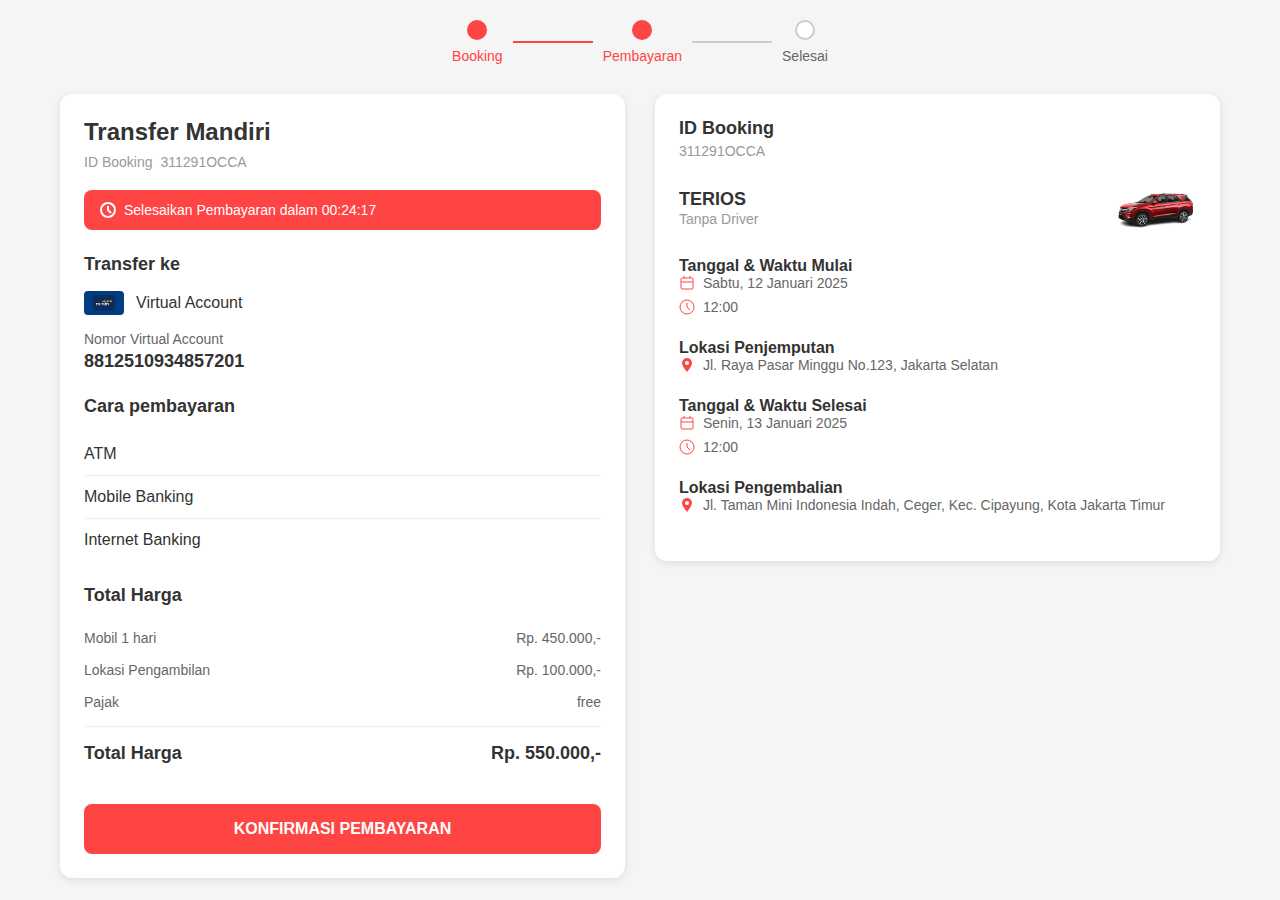
<file: confirmPayment.html>
<!DOCTYPE html>
<html lang="id">

<head>
  <meta charset="UTF-8">
  <meta name="viewport" content="width=device-width, initial-scale=1.0">
  <title>Konfirmasi Pembayaran</title>
  <link rel="stylesheet" href="confirmPayment.css">
</head>

<body>
  <div class="confirm-payment-container">
    <!-- Progress Steps -->
    <div class="progress-steps">
      <div class="step active">
        <div class="step-circle active"></div>
        <span class="step-label active">Booking</span>
      </div>
      <div class="step-line active"></div>
      <div class="step active">
        <div class="step-circle active"></div>
        <span class="step-label active">Pembayaran</span>
      </div>
      <div class="step-line"></div>
      <div class="step">
        <div class="step-circle"></div>
        <span class="step-label">Selesai</span>
      </div>
    </div>

    <div class="main-content">
      <!-- Left Column -->
      <div class="left-section">
        <div class="header">
          <h2>Transfer Mandiri</h2>
          <div class="booking-id">
            <span class="id-label">ID Booking</span>
            <span class="id-value">311291OCCA</span>
          </div>
        </div>

        <div class="countdown-alert">
          <svg class="clock-icon" width="16" height="16" viewBox="0 0 16 16">
            <circle cx="8" cy="8" r="7" stroke="white" stroke-width="2" fill="none" />
            <path d="M8 4v4l3 3" stroke="white" stroke-width="2" fill="none" />
          </svg>
          <span>Selesaikan Pembayaran dalam 00:24:17</span>
          
        </div>

        <div class="transfer-section">
          <h3>Transfer ke</h3>
          <div class="bank-info">
            <div class="bank-logo">
              <img src="images/mandiri.png" alt="mandiri">
            </div>
            <span>Virtual Account</span>
          </div>
          <div class="account-info">
            <div class="account-label">Nomor Virtual Account</div>
            <div class="account-number">8812510934857201</div>
          </div>
        </div>

        <div class="payment-methods">
          <h3>Cara pembayaran</h3>
          <div class="method-item">ATM</div>
          <div class="method-item">Mobile Banking</div>
          <div class="method-item">Internet Banking</div>
        </div>

        <div class="price-breakdown">
          <h3>Total Harga</h3>
          <div class="price-item">
            <span>Mobil 1 hari</span>
            <span>Rp. 450.000,-</span>
          </div>
          <div class="price-item">
            <span>Lokasi Pengambilan</span>
            <span>Rp. 100.000,-</span>
          </div>
          <div class="price-item">
            <span>Pajak</span>
            <span>free</span>
          </div>
          <div class="total-price">
            <span>Total Harga</span>
            <span>Rp. 550.000,-</span>
          </div>
        </div>

        <button class="confirm-button">KONFIRMASI PEMBAYARAN</button>
      </div>

      <!-- Right Column -->
      <div class="right-section">
        <div class="booking-details">
          <div class="booking-header">
            <span class="booking-title">ID Booking</span>
            <span class="booking-id-right">311291OCCA</span>
          </div>

          <div class="car-section">
            <div class="car-info">
              <h4>TERIOS</h4>
              <span class="driver-info">Tanpa Driver</span>
            </div>
            <img src="images/dfsk.png" alt="Red Terios" class="car-image">
          </div>

          <div class="datetime-section">
            <h4>Tanggal & Waktu Mulai</h4>
            <div class="date-info">
              <svg class="calendar-icon" width="16" height="16" viewBox="0 0 16 16">
                <rect x="2" y="3" width="12" height="11" rx="1" stroke="#ff4444" fill="none" />
                <path d="M5 1v2M11 1v2M2 7h12" stroke="#ff4444" />
              </svg>
              <span>Sabtu, 12 Januari 2025</span>
            </div>
            <div class="time-info">
              <svg class="clock-icon-small" width="16" height="16" viewBox="0 0 16 16">
                <circle cx="8" cy="8" r="7" stroke="#ff4444" fill="none" />
                <path d="M8 4v4l3 3" stroke="#ff4444" fill="none" />
              </svg>
              <span>12:00</span>
            </div>
          </div>

          <div class="location-section">
            <h4>Lokasi Penjemputan</h4>
            <div class="location-info">
              <svg class="location-icon" width="16" height="16" viewBox="0 0 16 16">
                <path d="M8 1a5 5 0 0 0-5 5c0 3 5 9 5 9s5-6 5-9a5 5 0 0 0-5-5z" fill="#ff4444" />
                <circle cx="8" cy="6" r="2" fill="white" />
              </svg>
              <span>Jl. Raya Pasar Minggu No.123, Jakarta Selatan</span>
            </div>
          </div>

          <div class="datetime-section">
            <h4>Tanggal & Waktu Selesai</h4>
            <div class="date-info">
              <svg class="calendar-icon" width="16" height="16" viewBox="0 0 16 16">
                <rect x="2" y="3" width="12" height="11" rx="1" stroke="#ff4444" fill="none" />
                <path d="M5 1v2M11 1v2M2 7h12" stroke="#ff4444" />
              </svg>
              <span>Senin, 13 Januari 2025</span>
            </div>
            <div class="time-info">
              <svg class="clock-icon-small" width="16" height="16" viewBox="0 0 16 16">
                <circle cx="8" cy="8" r="7" stroke="#ff4444" fill="none" />
                <path d="M8 4v4l3 3" stroke="#ff4444" fill="none" />
              </svg>
              <span>12:00</span>
            </div>
          </div>

          <div class="location-section">
            <h4>Lokasi Pengembalian</h4>
            <div class="location-info">
              <svg class="location-icon" width="16" height="16" viewBox="0 0 16 16">
                <path d="M8 1a5 5 0 0 0-5 5c0 3 5 9 5 9s5-6 5-9a5 5 0 0 0-5-5z" fill="#ff4444" />
                <circle cx="8" cy="6" r="2" fill="white" />
              </svg>
              <span>Jl. Taman Mini Indonesia Indah, Ceger, Kec. Cipayung, Kota Jakarta Timur</span>
            </div>
          </div>
        </div>
      </div>
    </div>
  </div>
</body>

<script>
  // Mengambil elemen countdown-alert untuk menampilkan waktu mundur
const countdownElement = document.querySelector('.countdown-alert span');

// Waktu yang diberikan: 30 menit dalam detik
let countdownTime = 30 * 60;

// Fungsi untuk memperbarui tampilan countdown setiap detik
const updateCountdown = () => {
  // Menghitung menit dan detik
  const minutes = Math.floor(countdownTime / 60);
  const seconds = countdownTime % 60;

  // Format waktu menjadi MM:SS
  const timeFormatted = `${String(minutes).padStart(2, '0')}:${String(seconds).padStart(2, '0')}`;

  // Menampilkan waktu yang sudah diformat
  countdownElement.textContent = `Selesaikan Pembayaran dalam ${timeFormatted}`;

  // Mengurangi satu detik setiap interval
  if (countdownTime > 0) {
    countdownTime--;
  } else {
    // Ketika waktu habis, menampilkan pemberitahuan
    countdownElement.textContent = 'Waktu Pembayaran Habis!';
  }
};

// Update countdown setiap detik
setInterval(updateCountdown, 1000);

</script>
<script>
  const confirmButton = document.querySelector('.confirm-button');

  if (confirmButton) {
    confirmButton.addEventListener('click', function () {
      window.location.href = 'paymentSuccess.html';
    });
  }
</script>
</html>
</file>
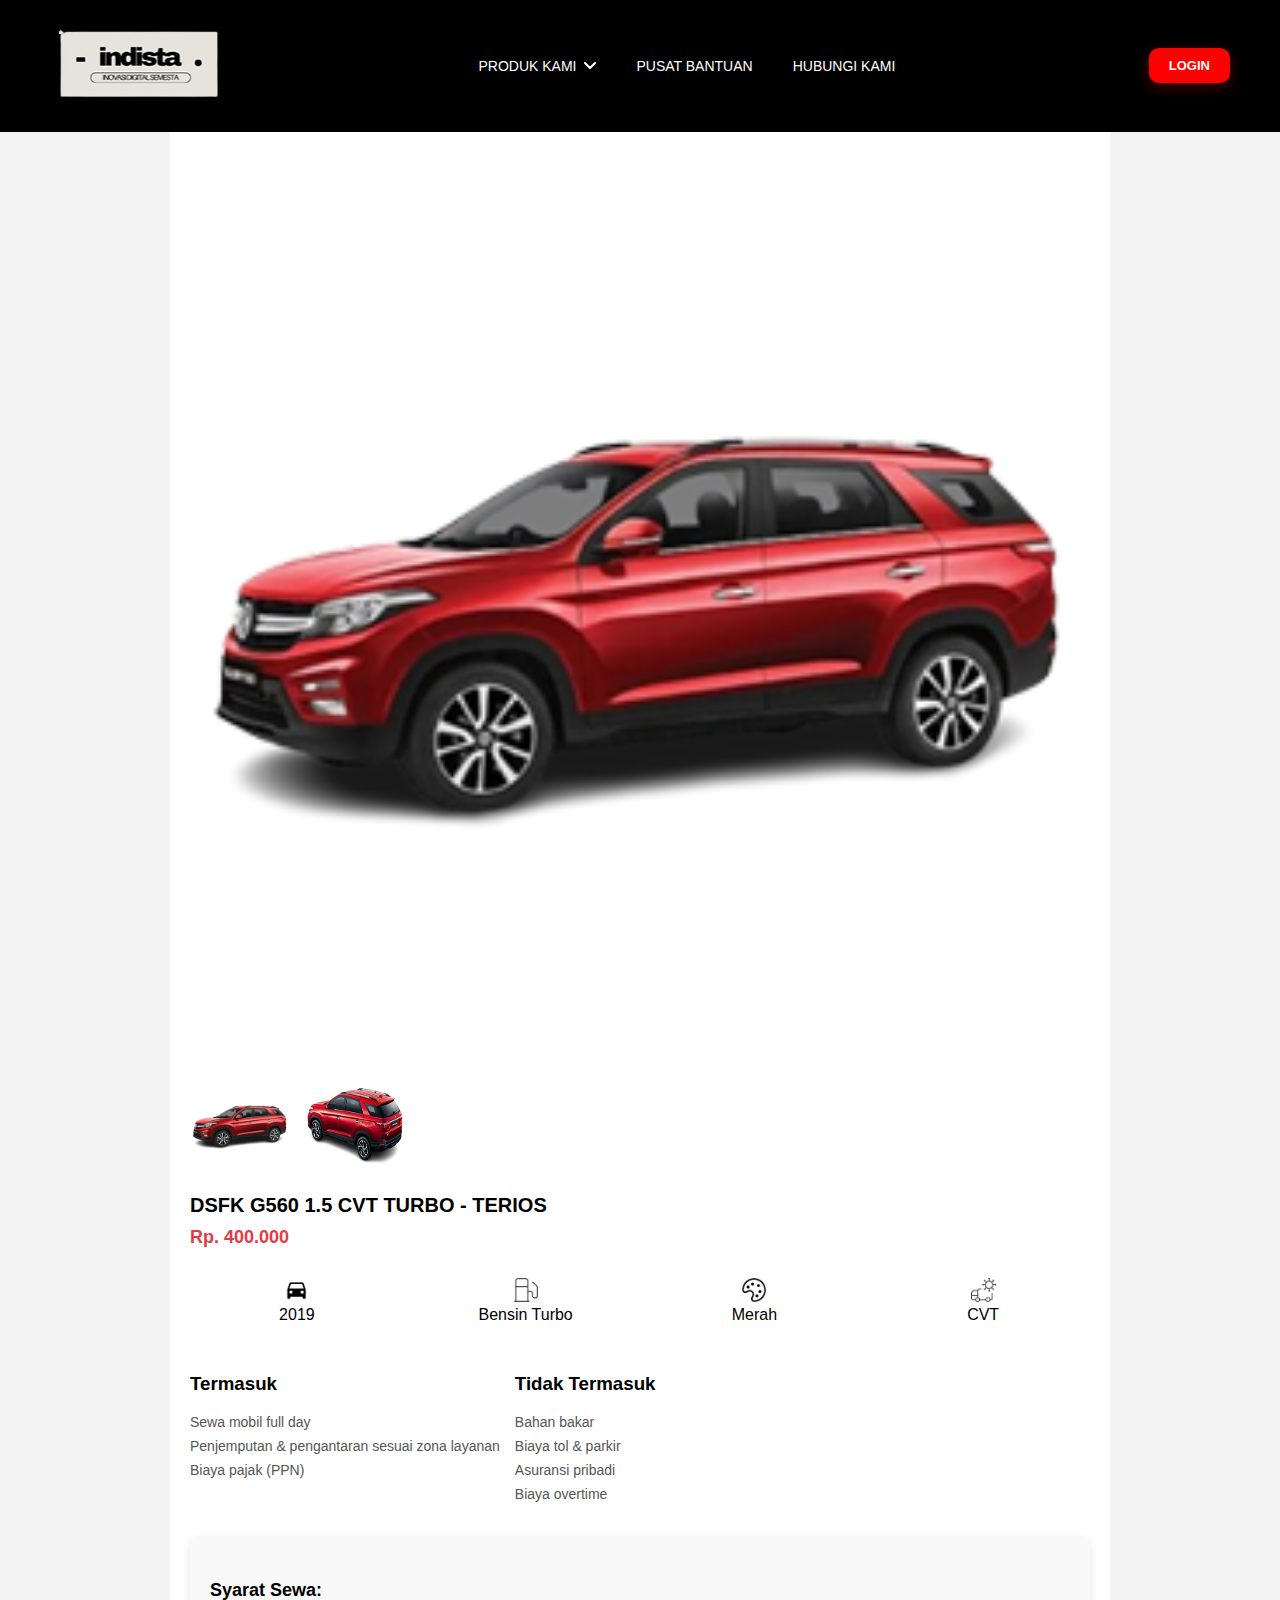
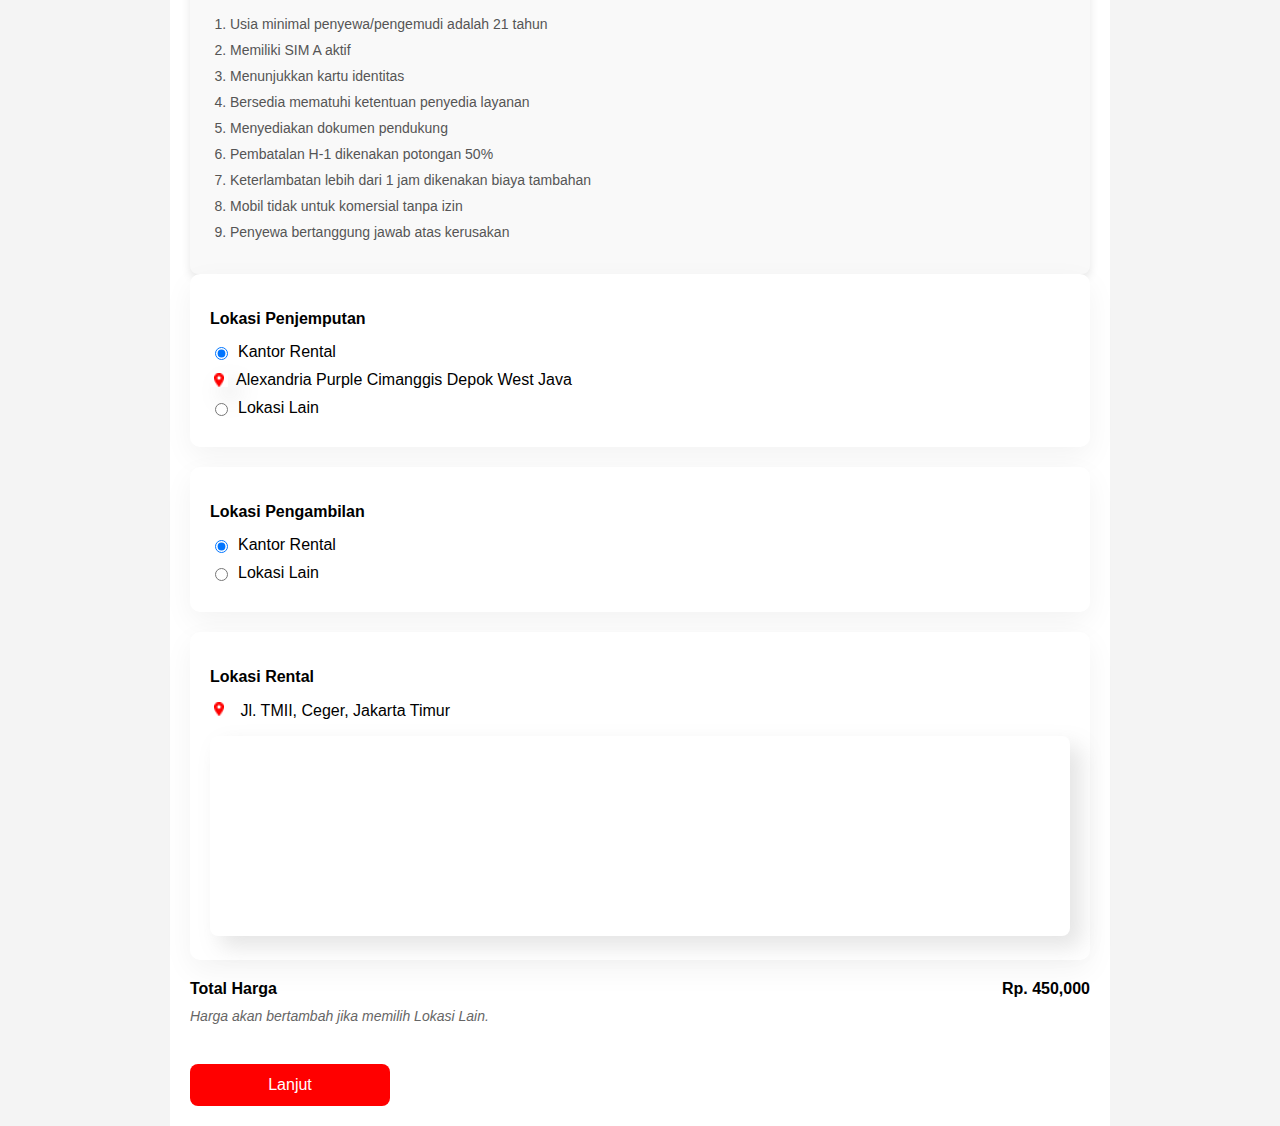
<file: dfskterios.html>
<!DOCTYPE html>
<html lang="id">
<head>
  <meta charset="UTF-8" />
  <meta name="viewport" content="width=device-width, initial-scale=1.0"/>
  <title>Detail Mobil</title>
  <link rel="stylesheet" href="detailmobil.css" />
</head>

<body>
  <!-- === NAVBAR === -->
  <header class="header">
    <div class="logo-area">
      <img src="images/logo.png" alt="Logo Indista" class="logo">
    </div>
    <nav class="nav">
      <div class="nav-item dropdown">
        <span>PRODUK KAMI</span>
        <svg class="dropdown-icon" width="12" height="8"><path d="M1 1L6 6L11 1" stroke="currentColor" stroke-width="2" stroke-linecap="round" stroke-linejoin="round"/></svg>
        <div class="dropdown-menu">
          <div class="dropdown-item"><img src="images/checkmark.png" alt="">SEWA KENDARAAN</div>
          <div class="dropdown-item"><img src="images/business.png" alt="">INDISTA UNTUK BISNIS</div>
        </div>
      </div>
      <span class="nav-item">PUSAT BANTUAN</span>
      <span class="nav-item">HUBUNGI KAMI</span>
    </nav>
    <button onclick="window.location.href='login.html'" class="login-button">LOGIN</button>
  </header>


  <div class="container">
    <img src="images/dfsk.png" alt="Mobil" class="main-image" id="mainImage" />
    <div class="thumbnail">
      <img src="images/dfsk.png" onclick="gantiGambar(this)" />
      <img src="images/dfsk2.png" onclick="gantiGambar(this)" />
    </div>

    <div class="car-title">DSFK G560 1.5 CVT TURBO - TERIOS </div>
    <div class="car-price">Rp. 400.000</div>

    <div class="car-specs">
      <div><img src="images/icon-year.png" height="24"/><div>2019</div></div>
      <div><img src="images/icon-fuel.png" height="24"/><div>Bensin Turbo</div></div>
      <div><img src="images/icon-color.png" height="24"/><div>Merah</div></div>
      <div><img src="images/icon-transmission.png" height="24"/><div>CVT</div></div>
    </div>

    <div class="frame-box">
      <div>
        <h3>Termasuk</h3>
        <ul>
          <li>Sewa mobil full day</li>
          <li>Penjemputan & pengantaran sesuai zona layanan</li>
          <li>Biaya pajak (PPN)</li>
        </ul>
      </div>
      <div>
        <h3>Tidak Termasuk</h3>
        <ul>
          <li>Bahan bakar</li>
          <li>Biaya tol & parkir</li>
          <li>Asuransi pribadi</li>
          <li>Biaya overtime</li>
        </ul>
      </div>
    </div>

    <div class="syarat-sewa">
      <h4>Syarat Sewa:</h4>
      <ul>
        <li>Usia minimal penyewa/pengemudi adalah 21 tahun</li>
        <li>Memiliki SIM A aktif</li>
        <li>Menunjukkan kartu identitas</li>
        <li>Bersedia mematuhi ketentuan penyedia layanan</li>
        <li>Menyediakan dokumen pendukung</li>
        <li>Pembatalan H-1 dikenakan potongan 50%</li>
        <li>Keterlambatan lebih dari 1 jam dikenakan biaya tambahan</li>
        <li>Mobil tidak untuk komersial tanpa izin</li>
        <li>Penyewa bertanggung jawab atas kerusakan</li>
      </ul>
    </div>

        <div class="form-section">
            <h3>Lokasi Penjemputan</h3>
            <label class="radio-label">
                <input type="radio" name="lokasi" checked>Kantor Rental
            </label>
            <label class="radio-label">
              <img src="images/location-icon.png" class="icon-img">Alexandria Purple Cimanggis Depok West Java
            </label>
            <label class="radio-label">
                <input type="radio" name="lokasi" id="lainnya">Lokasi Lain
            </label>
            <input type="text" class="input-lokasi" id="inputLokasi" placeholder="Masukkan lokasi penjemputan">
        </div>

        <div class="form-section">
            <h3>Lokasi Pengambilan</h3>
            <label class="radio-label">
                <input type="radio" name="ambil" checked>Kantor Rental
            </label>
            <label class="radio-label">
                <input type="radio" name="ambil" id="ambilLain">Lokasi Lain
            </label>
            <input type="text" class="input-lokasi" id="inputAmbil" placeholder="Masukkan lokasi pengambilan">
        </div>

        <div class="form-section">
            <h3>Lokasi Rental</h3>
            <p>
                <img src="images/location-icon.png" class="icon-img" alt="Location Icon"/> 
                Jl. TMII, Ceger, Jakarta Timur
            </p>

            <!-- Google Maps Embed -->
            <iframe 
                src="https://www.google.com/maps/embed?pb=!1m18!1m12!1m3!1d3965.7080495610294!2d106.88731747406217!3d-6.302038593687107!2m3!1f0!2f0!3f0!3m2!1i1024!2i768!4f13.1!3m3!1m2!1s0x2e69ed50d076a261%3A0x73127b9ecf2da0c!2sTaman%20Mini%20Indonesia%20Indah!5e0!3m2!1sid!2sid!4v1751002905626!5m2!1sid!2sid" 
                width="100%" 
                height="300" 
                style="border:0; border-radius:8px;" 
                allowfullscreen="" 
                loading="lazy" 
                referrerpolicy="no-referrer-when-downgrade">
            </iframe>
        </div>

        <div class="total-harga">
            <span>Total Harga</span>
            <span id="totalHarga">Rp. 450.000</span> <!-- Total Harga -->
        </div>

        <div class="keterangan">
            <span id="keteranganHarga">Harga akan bertambah jika memilih Lokasi Lain.</span> <!-- Keterangan Tambahan -->
        </div>

        <button class="button-red">Lanjut</button>
    </div>

    <script>
      // Mendeklarasikan semua elemen yang diperlukan hanya sekali
const lokasiRadio = document.querySelectorAll('input[name="lokasi"]');
const ambilRadio = document.querySelectorAll('input[name="ambil"]');
const inputLokasi = document.getElementById('inputLokasi');
const inputAmbil = document.getElementById('inputAmbil');
const totalHargaElem = document.getElementById('totalHarga');
const keteranganHargaElem = document.getElementById('keteranganHarga');

let basePrice = 450000; // Harga dasar mobil
let totalHarga = basePrice;

// Fungsi untuk memperbarui total harga
function updateTotalHarga() {
    let additionalCost = 0;

    // Menambahkan biaya lokasi penjemputan jika "Lokasi Lain" dipilih
    if (document.getElementById('lainnya').checked) {
      additionalCost += 100000; // Menambahkan Rp. 100.000 untuk lokasi lain penjemputan
    }

    // Menambahkan biaya lokasi pengambilan jika "Lokasi Lain" dipilih
    if (document.getElementById('ambilLain').checked) {
      additionalCost += 100000; // Menambahkan Rp. 100.000 untuk lokasi lain pengambilan
    }

    // Menghitung total harga
    totalHarga = basePrice + additionalCost;
    totalHargaElem.textContent = `Rp. ${totalHarga.toLocaleString()}`; // Menampilkan total harga

    // Menampilkan keterangan jika ada tambahan biaya
    if (additionalCost > 0) {
      keteranganHargaElem.textContent = `Harga akan bertambah jika memilih Lokasi Lain. Total tambahan: Rp. ${additionalCost.toLocaleString()}`;
    } else {
      keteranganHargaElem.textContent = `Harga akan bertambah jika memilih Lokasi Lain.`;
    }
}

// Menambahkan event listener untuk memilih lokasi penjemputan
lokasiRadio.forEach(radio => {
    radio.addEventListener('change', () => {
        // Menampilkan atau menyembunyikan input lokasi penjemputan
        inputLokasi.style.display = document.getElementById('lainnya').checked ? 'block' : 'none';
        updateTotalHarga(); // Memperbarui harga total saat pilihan berubah
    });
});

// Menambahkan event listener untuk memilih lokasi pengambilan
ambilRadio.forEach(r => {
    r.addEventListener('change', () => {
        // Menampilkan atau menyembunyikan input lokasi pengambilan
        inputAmbil.style.display = document.getElementById('ambilLain').checked ? 'block' : 'none';
        updateTotalHarga(); // Memperbarui harga total saat pilihan berubah
    });
});

// Inisialisasi harga total saat halaman pertama kali dimuat
updateTotalHarga();


    </script> 
    
    <script>
      function gantiGambar(elemen) {
    // Mengambil src dari gambar thumbnail yang diklik
    const gambarBaru = elemen.src;
    
    // Mengubah src gambar utama sesuai dengan gambar thumbnail yang diklik
    document.getElementById('mainImage').src = gambarBaru;
}
    </script>

      <script>
      document.getElementById('btnLanjut').addEventListener('click', function() {
    // Mengarahkan pengguna ke halaman booking.html
    window.location.href = "booking.html";
});
    </script>
    
</body>
</html>
</file>
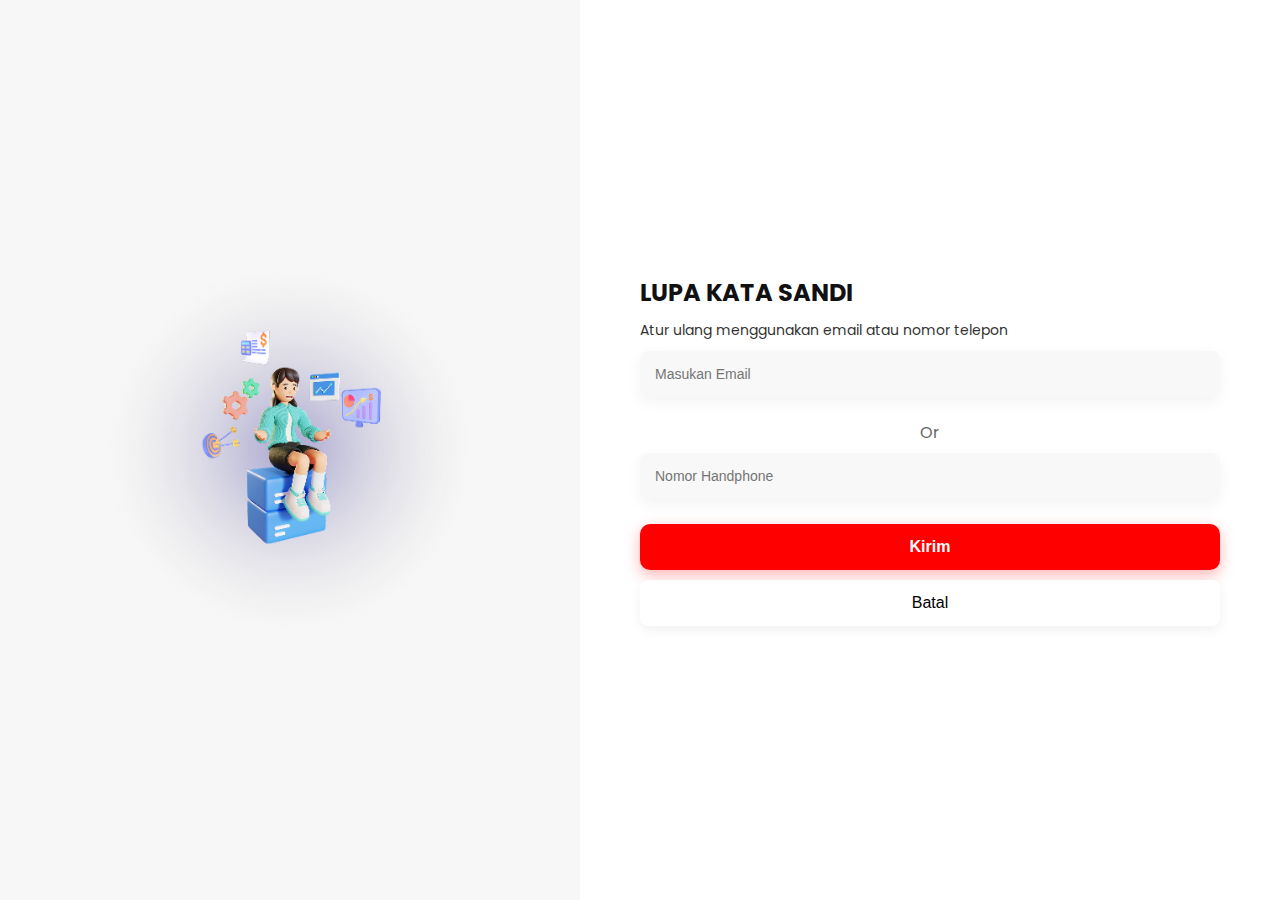
<file: forgot-password.html>
<!DOCTYPE html>
<html lang="id">
<head>
  <meta charset="UTF-8">
  <meta name="viewport" content="width=1440, initial-scale=1.0">
  <title>Lupa Kata Sandi</title>
  <link rel="stylesheet" href="styles.css">
</head>
<body>
  <div class="auth-container">
    <div class="auth-left">
      <img src="images/login-illustration.png" alt="Ilustrasi Login" />
    </div>
    <div class="auth-right">
      <h2>LUPA KATA SANDI</h2>
      <p>Atur ulang menggunakan email atau nomor telepon</p>
      
      <input type="email" placeholder="Masukan Email">
      <div class="or-text">Or</div>
      <input type="text" placeholder="Nomor Handphone">

      <button class="btn-primary" onclick="window.location.href='reset-success.html'">Kirim</button>
      <button class="btn-secondary" onclick="window.location.href='login.html'">Batal</button>
    </div>
  </div>
</body>
</html>
</file>
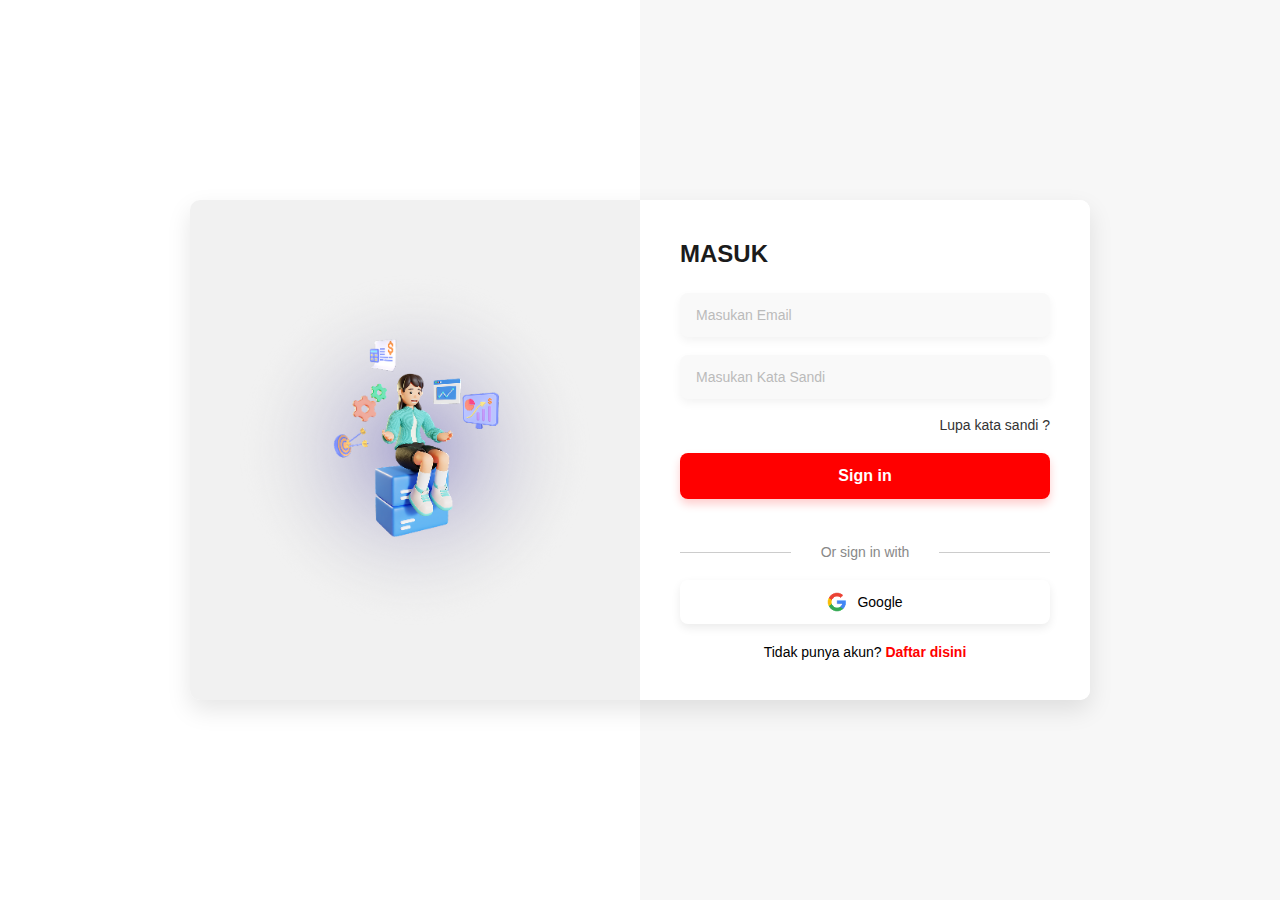
<file: login.html>
<!DOCTYPE html>
<html lang="id">
<head>
  <meta charset="UTF-8" />
  <meta name="viewport" content="width=device-width, initial-scale=1.0"/>
  <title>Login - Indista</title>
  <link rel="stylesheet" href="login.css" />
</head>
<body>

<div class="login-page">
  <div class="login-container">
    <div class="login-left">
      <img src="images/login-illustration.png" alt="Ilustrasi Login" />
    </div>
    <div class="login-right">
      <h2>MASUK</h2>
      <input type="email" placeholder="Masukan Email" />
      <input type="password" placeholder="Masukan Kata Sandi" />
      <div class="forgot"><a href="forgot-password.html">Lupa kata sandi ?</a></div>
      <button class="login-btn"onclick="signIn()">Sign in</button>
      <div class="separator">Or sign in with</div>
      <button class="google-btn">
        <img src="images/google.png" /> Google
      </button>
      <p class="signup-link">Tidak punya akun? <a href="register.html">Daftar disini</a></p>
    </div>
  </div>
</div>


 <script>
    function signIn() {
      window.location.href = 'index.html?loggedin=true';

    }
  </script>

</body>
</html>
</file>
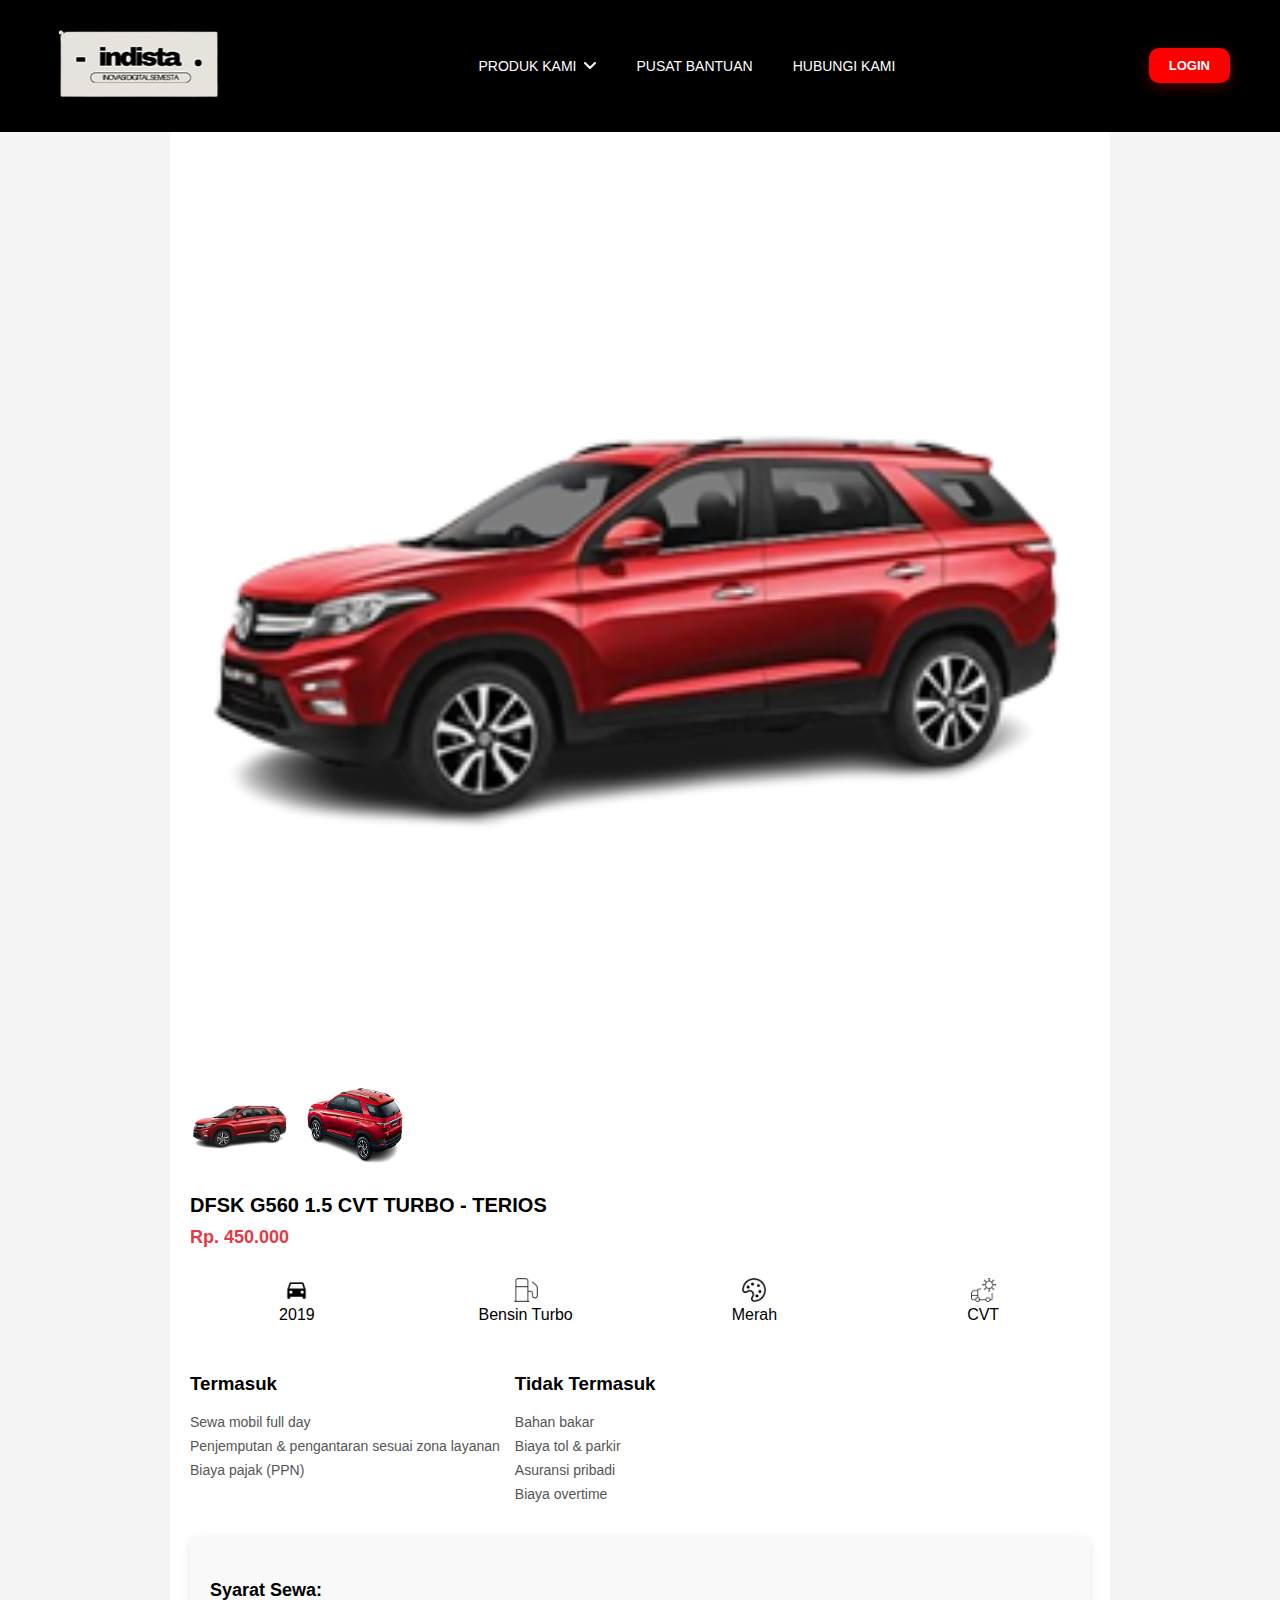
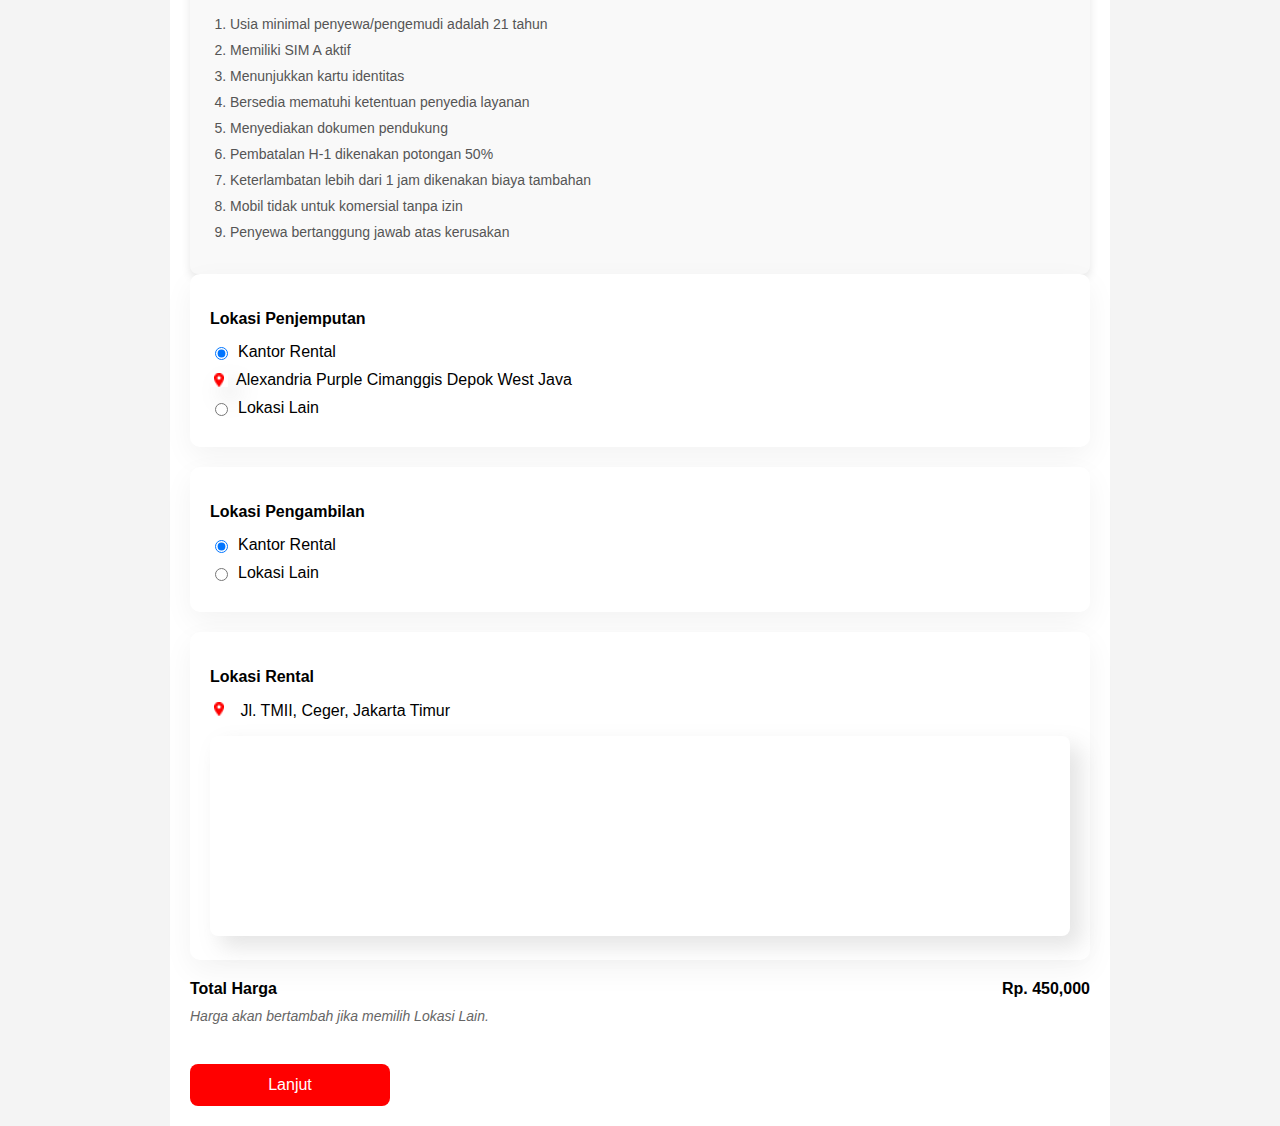
<file: mobildsfk.html>
<!DOCTYPE html>
<html lang="id">
<head>
  <meta charset="UTF-8" />
  <meta name="viewport" content="width=device-width, initial-scale=1.0"/>
  <title>Detail Mobil</title>
  <link rel="stylesheet" href="detailmobil.css" />
</head>

<body>
  <!-- === NAVBAR === -->
  <header class="header">
    <div class="logo-area">
      <img src="images/logo.png" alt="Logo Indista" class="logo">
    </div>
    <nav class="nav">
      <div class="nav-item dropdown">
        <span>PRODUK KAMI</span>
        <svg class="dropdown-icon" width="12" height="8"><path d="M1 1L6 6L11 1" stroke="currentColor" stroke-width="2" stroke-linecap="round" stroke-linejoin="round"/></svg>
        <div class="dropdown-menu">
          <div class="dropdown-item"><img src="images/checkmark.png" alt="">SEWA KENDARAAN</div>
          <div class="dropdown-item"><img src="images/business.png" alt="">INDISTA UNTUK BISNIS</div>
        </div>
      </div>
      <span class="nav-item">PUSAT BANTUAN</span>
      <span class="nav-item">HUBUNGI KAMI</span>
    </nav>
    <button onclick="window.location.href='login.html'" class="login-button">LOGIN</button>
  </header>


  <div class="container">
    <img src="images/dfsk.png" alt="Mobil" class="main-image" id="mainImage" />
    <div class="thumbnail">
      <img src="images/dfsk.png" onclick="gantiGambar(this)" />
      <img src="images/dfsk2.png" onclick="gantiGambar(this)" />
    </div>

    <div class="car-title">DFSK G560 1.5 CVT TURBO - TERIOS</div>
    <div class="car-price">Rp. 450.000</div>

    <div class="car-specs">
      <div><img src="images/icon-year.png" height="24"/><div>2019</div></div>
      <div><img src="images/icon-fuel.png" height="24"/><div>Bensin Turbo</div></div>
      <div><img src="images/icon-color.png" height="24"/><div>Merah</div></div>
      <div><img src="images/icon-transmission.png" height="24"/><div>CVT</div></div>
    </div>

    <div class="frame-box">
      <div>
        <h3>Termasuk</h3>
        <ul>
          <li>Sewa mobil full day</li>
          <li>Penjemputan & pengantaran sesuai zona layanan</li>
          <li>Biaya pajak (PPN)</li>
        </ul>
      </div>
      <div>
        <h3>Tidak Termasuk</h3>
        <ul>
          <li>Bahan bakar</li>
          <li>Biaya tol & parkir</li>
          <li>Asuransi pribadi</li>
          <li>Biaya overtime</li>
        </ul>
      </div>
    </div>

    <div class="syarat-sewa">
      <h4>Syarat Sewa:</h4>
      <ul>
        <li>Usia minimal penyewa/pengemudi adalah 21 tahun</li>
        <li>Memiliki SIM A aktif</li>
        <li>Menunjukkan kartu identitas</li>
        <li>Bersedia mematuhi ketentuan penyedia layanan</li>
        <li>Menyediakan dokumen pendukung</li>
        <li>Pembatalan H-1 dikenakan potongan 50%</li>
        <li>Keterlambatan lebih dari 1 jam dikenakan biaya tambahan</li>
        <li>Mobil tidak untuk komersial tanpa izin</li>
        <li>Penyewa bertanggung jawab atas kerusakan</li>
      </ul>
    </div>

        <div class="form-section">
            <h3>Lokasi Penjemputan</h3>
            <label class="radio-label">
                <input type="radio" name="lokasi" checked>Kantor Rental
            </label>
            <label class="radio-label">
              <img src="images/location-icon.png" class="icon-img">Alexandria Purple Cimanggis Depok West Java
            </label>
            <label class="radio-label">
                <input type="radio" name="lokasi" id="lainnya">Lokasi Lain
            </label>
            <input type="text" class="input-lokasi" id="inputLokasi" placeholder="Masukkan lokasi penjemputan">
        </div>

        <div class="form-section">
            <h3>Lokasi Pengambilan</h3>
            <label class="radio-label">
                <input type="radio" name="ambil" checked>Kantor Rental
            </label>
            <label class="radio-label">
                <input type="radio" name="ambil" id="ambilLain">Lokasi Lain
            </label>
            <input type="text" class="input-lokasi" id="inputAmbil" placeholder="Masukkan lokasi pengambilan">
        </div>

        <div class="form-section">
            <h3>Lokasi Rental</h3>
            <p>
                <img src="images/location-icon.png" class="icon-img" alt="Location Icon"/> 
                Jl. TMII, Ceger, Jakarta Timur
            </p>

            <!-- Google Maps Embed -->
            <iframe 
                src="https://www.google.com/maps/embed?pb=!1m18!1m12!1m3!1d3965.7080495610294!2d106.88731747406217!3d-6.302038593687107!2m3!1f0!2f0!3f0!3m2!1i1024!2i768!4f13.1!3m3!1m2!1s0x2e69ed50d076a261%3A0x73127b9ecf2da0c!2sTaman%20Mini%20Indonesia%20Indah!5e0!3m2!1sid!2sid!4v1751002905626!5m2!1sid!2sid" 
                width="100%" 
                height="300" 
                style="border:0; border-radius:8px;" 
                allowfullscreen="" 
                loading="lazy" 
                referrerpolicy="no-referrer-when-downgrade">
            </iframe>
        </div>

        <div class="total-harga">
            <span>Total Harga</span>
            <span id="totalHarga">Rp. 450.000</span> <!-- Total Harga -->
        </div>

        <div class="keterangan">
            <span id="keteranganHarga">Harga akan bertambah jika memilih Lokasi Lain.</span> <!-- Keterangan Tambahan -->
        </div>

         <button id="btnLanjut" class="button-red">Lanjut</button>
    </div>

    <script>
      // Mendeklarasikan semua elemen yang diperlukan hanya sekali
const lokasiRadio = document.querySelectorAll('input[name="lokasi"]');
const ambilRadio = document.querySelectorAll('input[name="ambil"]');
const inputLokasi = document.getElementById('inputLokasi');
const inputAmbil = document.getElementById('inputAmbil');
const totalHargaElem = document.getElementById('totalHarga');
const keteranganHargaElem = document.getElementById('keteranganHarga');

let basePrice = 450000; // Harga dasar mobil
let totalHarga = basePrice;

// Fungsi untuk memperbarui total harga
function updateTotalHarga() {
    let additionalCost = 0;

    // Menambahkan biaya lokasi penjemputan jika "Lokasi Lain" dipilih
    if (document.getElementById('lainnya').checked) {
      additionalCost += 100000; // Menambahkan Rp. 100.000 untuk lokasi lain penjemputan
    }

    // Menambahkan biaya lokasi pengambilan jika "Lokasi Lain" dipilih
    if (document.getElementById('ambilLain').checked) {
      additionalCost += 100000; // Menambahkan Rp. 100.000 untuk lokasi lain pengambilan
    }

    // Menghitung total harga
    totalHarga = basePrice + additionalCost;
    totalHargaElem.textContent = `Rp. ${totalHarga.toLocaleString()}`; // Menampilkan total harga

    // Menampilkan keterangan jika ada tambahan biaya
    if (additionalCost > 0) {
      keteranganHargaElem.textContent = `Harga akan bertambah jika memilih Lokasi Lain. Total tambahan: Rp. ${additionalCost.toLocaleString()}`;
    } else {
      keteranganHargaElem.textContent = `Harga akan bertambah jika memilih Lokasi Lain.`;
    }
}

// Menambahkan event listener untuk memilih lokasi penjemputan
lokasiRadio.forEach(radio => {
    radio.addEventListener('change', () => {
        // Menampilkan atau menyembunyikan input lokasi penjemputan
        inputLokasi.style.display = document.getElementById('lainnya').checked ? 'block' : 'none';
        updateTotalHarga(); // Memperbarui harga total saat pilihan berubah
    });
});

// Menambahkan event listener untuk memilih lokasi pengambilan
ambilRadio.forEach(r => {
    r.addEventListener('change', () => {
        // Menampilkan atau menyembunyikan input lokasi pengambilan
        inputAmbil.style.display = document.getElementById('ambilLain').checked ? 'block' : 'none';
        updateTotalHarga(); // Memperbarui harga total saat pilihan berubah
    });
});

// Inisialisasi harga total saat halaman pertama kali dimuat
updateTotalHarga();


    </script> 

    <script>
      function gantiGambar(elemen) {
    // Mengambil src dari gambar thumbnail yang diklik
    const gambarBaru = elemen.src;
    
    // Mengubah src gambar utama sesuai dengan gambar thumbnail yang diklik
    document.getElementById('mainImage').src = gambarBaru;
}
    </script>

    <script>
      document.getElementById('btnLanjut').addEventListener('click', function() {
    // Mengarahkan pengguna ke halaman booking.html
    window.location.href = "booking.html";
});
    </script>

</body>
</html>
</file>
<file: detailmobil.css>
body {
      font-family: Arial, sans-serif;
      background-color: #f4f4f4;
      margin: 0;
      padding: 0;
    }

    .header {
  display: flex;
  justify-content: space-between;
  align-items: center;
  padding: 20px 50px;
  background-color: #000;
  color: white;
  position: relative;
  z-index: 10;
}
.logo-area img {
  width: 175px;
  height: auto;
}
.nav {
  display: flex;
  gap: 40px;
  align-items: center;
}
.nav-item {
  font-size: 14px;
  font-weight: 500;
  color: white;
  cursor: pointer;
  transition: color 0.3s ease;
}
.nav-item:hover {
  color: #ff0000;
}
.dropdown {
  position: relative;
  display: flex;
  align-items: center;
  gap: 8px;
}
.dropdown-icon {
  color: white;
}
.dropdown-menu {
  position: absolute;
  top: 100%;
  left: 0;
  background: white;
  border-radius: 8px;
  padding: 16px;
  min-width: 250px;
  box-shadow: 0 10px 30px rgba(0, 0, 0, 0.3);
  margin-top: 10px;
  display: none;
  color: #333;
}
.dropdown:hover .dropdown-menu {
  display: block;
}
.dropdown-item {
  display: flex;
  align-items: center;
  gap: 12px;
  padding: 12px 16px;
  color: #333;
  font-size: 14px;
  font-weight: 500;
  cursor: pointer;
}
.dropdown-item:hover {
  color: #ff0000;
}
.login-button {
  background: red;
  color: #fff;
  font-weight: bold;
  padding: 10px 20px;
  border: none;
  border-radius: 10px;
  cursor: pointer;
  font-size: 13px;
  box-shadow: 0 4px 14px rgba(255, 0, 0, 0.3);
}
.login-button:hover {
  background: darkred;
}

    .container {
      max-width: 900px;
      margin: auto;
      padding: 20px;
      background: #fff;
    }

    .main-image {
      width: 100%;
      border-radius: 10px;
    }

    .thumbnail {
      display: flex;
      gap: 15px;
      margin-top: 15px;
    }

    .thumbnail img {
      width: 100px;
      cursor: pointer;
      border-radius: 8px;
    }

    .car-title {
      font-size: 20px;
      margin: 20px 0 10px;
      font-weight: bold;
    }

    .car-price {
      font-size: 18px;
      color: #e63946;
      font-weight: bold;
      margin-bottom: 30px; /* Jarak antara harga dan tombol lanjut */
    }

    .car-specs {
      display: flex;
      gap: 15px;
      margin-bottom: 30px;
    }

    .car-specs div {
      flex: 1;
      text-align: center;
    }

    .frame-box {
      display: flex;
      gap: 15px;
      margin-bottom: 20px;
    }

    .frame-box ul {
      list-style: none;
      padding: 0;
      font-size: 14px;
      color: #555;
    }

    .frame-box ul li {
      margin-bottom: 8px;
    }

    .form-section {
      background: #fff;
      padding: 20px;
      border-radius: 10px;
      box-shadow: 0px 10px 30px rgba(0, 0, 0, 0.05);
      margin-bottom: 20px;
    }

    .form-section h3 {
      margin-bottom: 15px;
      font-size: 16px;
    }

    .icon-img {
    width: 14px;
    height: 14px;
    margin-right: 6px;
    object-fit: contain;
    }
    .radio-label {
      display: flex;
      align-items: center;
      margin-bottom: 10px;
    }

    .radio-label input[type="radio"] {
      margin-right: 10px;
    }

    .input-lokasi {
    display: none;
    width: calc(100% - 20px); /* Menambahkan space di kiri dan kanan */
    padding: 10px;
    margin-top: 10px;
    border: 1px solid #ccc;
    border-radius: 6px;
    display: none;
}
    .total-harga {
    display: flex;
    justify-content: space-between;
    align-items: center;
    margin-top: 20px;
    font-size: 16px;
    font-weight: bold;
    }

    .keterangan {
  font-size: 14px;
  color: #666;
  margin-top: 10px;
  margin-bottom: 20px;
}

.keterangan span {
  font-style: italic;
  font-weight: 300;
}
    .button-red {
        background: red;
        color: white;
        border: none;
        padding: 12px;
        width: 300px; /* Ubah nilai 100% dengan ukuran yang diinginkan */
        border-radius: 8px;
        margin-top: 20px;
        font-size: 16px;
        cursor: pointer;
        display: inline-block;
}

    .button-red {
        width: 200px !important; /* Paksa pakai lebar 200px */
}


    .harga-text {
      color: #999;
      margin-bottom: 10px;
    }

    .icon-img {
      width: 18px;
      margin-right: 8px;
    }

    .syarat-sewa {
      background: #f9f9f9;
      padding: 20px;
      margin-top: 20px;
      border-radius: 8px;
      box-shadow: 0px 4px 10px rgba(0, 0, 0, 0.1);
    }

    .syarat-sewa h4 {
      font-size: 18px;
      font-weight: bold;
      margin-bottom: 15px;
    }

    .syarat-sewa ul {
      list-style-type: decimal;
      padding-left: 20px;
      font-size: 14px;
      color: #555;
    }

    .syarat-sewa li {
      margin-bottom: 10px;
    }

    /* Styling untuk Input Fields (Penjemputan & Pengambilan) */
    .input-lokasi,
    .input-lokasi:focus {
      box-shadow: 10.97px 10.97px 21.91px rgba(122, 122, 122, 0.2);
    }

    /* Styling untuk Alexandria */
    .radio-label img.icon-img {
      box-shadow: 10.97px 10.97px 21.91px rgba(122, 122, 122, 0.2);
    }

    /* Styling untuk Google Maps */
    
iframe {
      width: 100%;
      height: 200px;
      border: 0;
      border-radius: 8px;
      box-shadow: 10.97px 10.97px 21.91px rgba(122, 122, 122, 0.2);
    }

    .price-box {
      display: flex;
      flex-direction: column;
      align-items: flex-start;
      margin-top: 15px;
    }
.button-red {
  background: red;
  color: white;
  border: none;
  padding: 12px;
  width: 100%;
  border-radius: 8px;
  margin-top: 20px;
  font-size: 16px;
  cursor: pointer;
  display: inline-block;
}
</file>
<file: confirmPayment.css>
/* Reset dan Pengaturan Umum */
* {
  margin: 0;
  padding: 0;
  box-sizing: border-box;
}

body {
  font-family: Arial, sans-serif;
  background-color: #f5f5f5;
  color: #333;
}

.confirm-payment-container {
  max-width: 1200px;
  margin: 0 auto;
  padding: 20px;
}

/* Progress Steps */
.progress-steps {
  display: flex;
  align-items: center;
  justify-content: center;
  margin-bottom: 30px;
}

.step {
  display: flex;
  flex-direction: column;
  align-items: center;
  gap: 8px;
}

.step-circle {
  width: 20px;
  height: 20px;
  border-radius: 50%;
  border: 2px solid #ccc;
  background: white;
}

.step-circle.active {
  border-color: #ff4444;
  background: #ff4444;
}

.step-line {
  width: 80px;
  height: 2px;
  background: #ccc;
  margin: 0 10px;
}

.step-line.active {
  background: #ff4444;
}

.step-label {
  font-size: 14px;
  color: #666;
}

.step-label.active {
  color: #ff4444;
}

.main-content {
  display: grid;
  grid-template-columns: 1fr 1fr;
  gap: 30px;
}

/* Left Section */
.left-section {
  background: white;
  border-radius: 12px;
  padding: 24px;
  box-shadow: 0 2px 8px rgba(0, 0, 0, 0.1);
}

.header h2 {
  font-size: 24px;
  font-weight: 600;
  color: #333;
  margin-bottom: 8px;
}

.booking-id {
  display: flex;
  gap: 8px;
  margin-bottom: 20px;
}

.id-label {
  color: #999;
  font-size: 14px;
}

.id-value {
  color: #999;
  font-size: 14px;
}

.countdown-alert {
  background: #ff4444;
  color: white;
  padding: 12px 16px;
  border-radius: 8px;
  display: flex;
  align-items: center;
  gap: 8px;
  margin-bottom: 24px;
  font-size: 14px;
}

.transfer-section {
  margin-bottom: 24px;
}

.transfer-section h3 {
  font-size: 18px;
  font-weight: 600;
  color: #333;
  margin-bottom: 16px;
}

.bank-info {
  display: flex;
  align-items: center;
  gap: 12px;
  margin-bottom: 16px;
}

.bank-logo {
  width: 40px;
  height: 24px;
  background: #003d82;
  border-radius: 4px;
  display: flex;
  align-items: center;
  justify-content: center;
}

.bank-logo img {
  width: 32px;
  height: 16px;
  object-fit: contain;
}

.account-info {
  margin-top: 16px;
}

.account-label {
  font-size: 14px;
  color: #666;
  margin-bottom: 4px;
}

.account-number {
  font-size: 18px;
  font-weight: 600;
  color: #333;
}

.payment-methods {
  margin-bottom: 24px;
}

.payment-methods h3 {
  font-size: 18px;
  font-weight: 600;
  color: #333;
  margin-bottom: 16px;
}

.method-item {
  padding: 12px 0;
  border-bottom: 1px solid #eee;
  color: #333;
  font-size: 16px;
}

.method-item:last-child {
  border-bottom: none;
}

.price-breakdown {
  margin-bottom: 24px;
}

.price-breakdown h3 {
  font-size: 18px;
  font-weight: 600;
  color: #333;
  margin-bottom: 16px;
}

.price-item {
  display: flex;
  justify-content: space-between;
  padding: 8px 0;
  color: #666;
  font-size: 14px;
}

.total-price {
  display: flex;
  justify-content: space-between;
  padding: 16px 0;
  border-top: 1px solid #eee;
  font-size: 18px;
  font-weight: 600;
  color: #333;
  margin-top: 8px;
}

.confirm-button {
  width: 100%;
  background: #ff4444;
  color: white;
  border: none;
  padding: 16px;
  border-radius: 8px;
  font-size: 16px;
  font-weight: 600;
  cursor: pointer;
  transition: background 0.2s;
}

.confirm-button:hover {
  background: #e63939;
}

/* Right Section */
.right-section {
  background: white;
  border-radius: 12px;
  padding: 24px;
  box-shadow: 0 2px 8px rgba(0, 0, 0, 0.1);
  height: fit-content;
}

.booking-header {
  display: flex;
  flex-direction: column;
  gap: 4px;
  margin-bottom: 24px;
}

.booking-title {
  font-size: 18px;
  font-weight: 600;
  color: #333;
}

.booking-id-right {
  color: #999;
  font-size: 14px;
}

.car-section {
  display: flex;
  justify-content: space-between;
  align-items: center;
  margin-bottom: 24px;
}

.car-info h4 {
  font-size: 18px;
  font-weight: 600;
  color: #333;
}

.driver-info {
  color: #999;
  font-size: 14px;
}

.car-image {
  width: 80px;
  height: 50px;
  object-fit: cover;
  border-radius: 8px;
}

.datetime-section,
.location-section {
  margin-bottom: 24px;
}

.datetime-section h4,
.location-section h4 {
  font-size: 16px;
  font-weight: 600;
  color: #333;
}

.date-info,
.time-info,
.location-info {
  display: flex;
  align-items: center;
  gap: 8px;
  margin-bottom: 8px;
  color: #666;
  font-size: 14px;
}

.calendar-icon,
.clock-icon-small,
.location-icon {
  flex-shrink: 0;
}

@media (max-width: 768px) {
  .main-content {
    grid-template-columns: 1fr;
  }
  
  .progress-steps {
    flex-wrap: wrap;
    gap: 10px;
  }
  
  .step-line {
    width: 40px;
  }
}
</file>
<file: styles.css>
@import url('https://fonts.googleapis.com/css2?family=Poppins:wght@400;600&display=swap');


/* === Reset & Global === */
* {
  margin: 0;
  padding: 0;
  box-sizing: border-box;
}

body {
  font-family: 'Inter', sans-serif;
  background-color: #f5f5f5;
}

/* === Header === */

.header {
  display: flex;
  justify-content: space-between;
  align-items: center;
  padding: 20px 50px;
  background-color: #000;
  color: white;
  position: relative;
  z-index: 10;
}

.logo-area img {
  width: 175px;
  height: auto;
  object-fit: contain;
}

.nav {
  display: flex;
  gap: 40px;
  align-items: center;
}

.nav-item {
  font-size: 14px;
  font-weight: 500;
  color: white;
  cursor: pointer;
  transition: color 0.3s ease;
}

.nav-item:hover {
  color: #ff0000;
}

dropdown {
  position: relative;
  display: flex;
  align-items: center;
  gap: 8px;
}

.dropdown-icon {
  color: white;
}
.dropdown-item img {
  display: inline-block;
  vertical-align: middle;
  width: 16px;
  height: 16px;
}

.dropdown-menu {
  position: absolute;
  top: 100%;
  left: 0;
  background: white;
  border-radius: 8px;
  padding: 16px;
  min-width: 250px;
  box-shadow: 0 10px 30px rgba(0, 0, 0, 0.3);
  margin-top: 10px;
  display: none;
}

.dropdown:hover .dropdown-menu {
  display: block;
}

.dropdown-item {
  display: flex;
  align-items: center;
  gap: 12px;
  padding: 12px 16px;
  color: #333;
  font-size: 14px;
  font-weight: 500;
  cursor: pointer;
}

.dropdown-item:hover {
  color: #ff0000;
}

.dropdown-menu {
  background: white !important;
  color: #333;
}


/* === LOGIN BUTTON === */
.login-button {
  background: red;
  color: #fff;
  font-weight: bold;
  padding: 10px 20px;
  border: none;
  border-radius: 10px;
  cursor: pointer;
  transition: background 0.3s;
  font-size: 13px;
  box-shadow: 0 4px 14px rgba(255, 0, 0, 0.3);
}

.login-button:hover {
  background: darkred;
}


.profile-icon {
  width: 30px;
  height: 30px;
  background-color: #ff4444;
  border-radius: 50%;
  display: flex;
  align-items: center;
  justify-content: center;
  color: white;
  font-weight: bold;
}



/* ========== HERO SECTION ========== */
 * {
  margin: 0;
  padding: 0;
  box-sizing: border-box;
}

body {
  background-color: #000;
  color: white;
  font-family: 'Arial', sans-serif;
  overflow-x: hidden;
}

.hero {
  position: relative;
  min-height: 100vh;
  display: flex;
  align-items: center;
  overflow: hidden;
}

.hero-image-wrapper {
  position: relative;
  width: 100%;
  height: 100vh;
  display: flex;
  justify-content: center;
  align-items: center;
}

.bg-layer {
  position: absolute;
  width: 100%;
  height: 100%;
  background: #000;
  z-index: 0;
  overflow: hidden;
}

.blur-container {
  position: absolute;
  width: 100%;
  height: 100%;
  z-index: 0; /* Biar blur di layer bawah */
  pointer-events: none;
}

.blur-circle {
  position: absolute;
  width: 30vw;
  height: 30vw;
  border-radius: 50%;
  filter: blur(80px);
  opacity: 0.3;
  animation: float 8s ease-in-out infinite;
  will-change: transform, opacity;
}

.blur-circle.red {
  background: radial-gradient(circle, #ff0000, transparent 70%);
  top: 10%;
  right: 10%;
  animation-delay: 0.5s;
}

.blur-circle.green {
  background: radial-gradient(circle, #00ff00, transparent 70%);
  bottom: 10%;
  left: 15%;
  animation-delay: 1s;
}

.carrousel-container {
  position: relative;
  z-index: 3;
  width: 100%;
  max-width: 800px;
  height: 100%;
  display: flex;
  align-items: center;
  isolation: isolate;
}

.carrousel-track {
  display: flex;
  width: 300%;
  transition: transform 1.2s cubic-bezier(0.68, -0.55, 0.27, 1.55);
  height: 80%;
}

.carrousel-track img {
  width: 100%;
  flex-shrink: 0;
  object-fit: contain;
  max-height: 70vh;
}

.hero-text {
  position: absolute;
  z-index: 4;
  color: white;
  text-align: center;
  width: 100%;
  padding: 0 20px;
  pointer-events: none;
}

@keyframes float {
  0%, 100% {
    transform: translateY(0) scale(1) rotate(0deg);
  }
  25% {
    transform: translateY(-30px) scale(1.03) rotate(2deg);
  }
  50% {
    transform: translateY(10px) scale(0.98) rotate(-1deg);
  }
  75% {
    transform: translateY(-15px) scale(1.01) rotate(1deg);
  }
}

@keyframes pulse {
  0%, 100% {
    opacity: 0.6;
  }
  50% {
    opacity: 0.8;
  }
}


/* ========== CAR SEARCH SECTION ========== */
.car-search {
  display: flex;
  justify-content: center;
  align-items: center;
  padding: 60px 0;
  background: #fff;
}

.car-search-box {
  display: flex;
  background: linear-gradient(to bottom right, #fff, #f9f9f9);
  box-shadow: 0 15px 40px rgba(0, 0, 0, 0.1);
  border-radius: 24px;
  padding: 40px 50px;
  width: 95%;
  max-width: 1200px;
  align-items: center;
  justify-content: space-between;
  gap: 50px;
}

.left-img {
  flex: 1;
  text-align: center;
}

.left-img img {
  width: 90%;
  max-width: 300px;
  height: auto;
}

.right-form {
  flex: 2;
  display: flex;
  flex-direction: column;
  gap: 30px;
}

.form-row {
  display: flex;
  gap: 30px;
}

.form-group {
  flex: 1;
  display: flex;
  flex-direction: column;
}

.form-group label {
  font-weight: bold;
  font-size: 15px;
  margin-bottom: 8px;
  color: #111;
}

.form-group input {
  padding: 14px 16px;
  border-radius: 10px;
  border: none;
  box-shadow: 0 3px 12px rgba(0,0,0,0.08);
  font-size: 14px;
  background: #fff;
  color: #111;
  width: 100%;
}

.input-pair {
  display: flex;
  gap: 10px;
}

.input-pair input {
  flex: 1;
}

.form-bottom {
  display: flex;
  justify-content: space-between;
  align-items: center;
}

.form-bottom p {
  font-size: 14px;
  color: #444;
}

.search-btn {
  background: red;
  color: white;
  border: none;
  padding: 14px 28px;
  border-radius: 10px;
  font-weight: bold;
  font-size: 14px;
  cursor: pointer;
  box-shadow: 0 4px 14px rgba(255,0,0,0.3);
  transition: background 0.3s;
}

.search-btn:hover {
  background: darkred;
}

/* ✏️ Tambahkan ini untuk menyamakan style select seperti input */
.select-field {
  padding: 14px 16px;
  border-radius: 10px;
  border: none;
  box-shadow: 0 3px 12px rgba(0, 0, 0, 0.08);
  font-size: 14px;
  background: #fff;
  color: #111;
  width: 100%;
  appearance: none; /* ✏️ Untuk tampilan lebih seragam di semua browser */
  background-image: url("data:image/svg+xml;charset=US-ASCII,<svg xmlns='http://www.w3.org/2000/svg' viewBox='0 0 4 5'><path fill='%23333' d='M2 0L0 2h4zm0 5L0 3h4z'/></svg>");
  background-repeat: no-repeat;
  background-position: right 10px center;
  background-size: 12px;
}


/* Fitur Utama */


/* Fitur Utama */
.container {
  max-width: 900px; /* Smaller container */
  margin: 0 auto;
  padding: 40px 20px;
  background: #fff; /* White background */
}

/* Fitur Utama */
.features {
  margin: 2rem 0;
  display: grid;
  gap: 1.5rem;
  color: #000;
  text-align: center; /* Center alignment */
}

@media (min-width: 768px) {
  .features { 
    grid-template-columns: repeat(3, 1fr); 
  }
}

.feature-item {
  background: #fff;
  border: 1px solid #fed7d7;
  border-radius: 16px;
  padding: 1.5rem;
  transition: transform 0.3s, background 0.3s;
  text-align: center; /* Center content */
}

.feature-item:hover {
  transform: scale(1.05);
  background: #fef2f2;
}

.feature-item .icon {
  font-size: 2rem;
  margin-bottom: 0.75rem;
}

/* Partners - Updated */
.partners {
  margin: 3rem 0;
  color: #ffffff;
  background: #fff; /* White background */
  padding: 2rem;
  border-radius: 16px;
  max-width: 900px; /* Smaller container */
  margin-left: auto;
  margin-right: auto;
  text-align: center; /* Center alignment */
}

.partners h2 {
  font-size: 1.75rem;
  margin-bottom: 2rem;
  color: #000;
  text-align: center;
}

.partner-grid {
  display: grid;
  gap: 1.5rem;
  grid-template-columns: repeat(2, 1fr); /* 2 columns instead of 4 for smaller layout */
}

@media (min-width: 768px) {
  .partner-grid { 
    grid-template-columns: repeat(2, 1fr); 
  }
}

.partner-item {
  background: #fff;
  border: 1px solid #fed7d7;
  border-radius: 16px;
  padding: 1.5rem;
  transition: transform 0.3s, background 0.3s;
  color: #000;
  text-align: center; /* Center content */
  display: flex;
  flex-direction: column;
  align-items: center;
}

.partner-item img {
  width: 80px;
  height: 80px;
  margin: 0 auto 0.75rem;
  object-fit: contain;
}

.partner-item:hover {
  transform: scale(1.05);
  background: #fef2f2;
}

.partner-item h3 {
  margin-bottom: 0.5rem;
  font-size: 1.1rem;
}

.partner-item p {
  font-size: 0.9rem;
  line-height: 1.4;
  text-align: center;
}

/* Promo Section - Updated */
.promo {
  max-width: 900px; /* Smaller container */
  margin: 3rem auto;
  padding: 2rem;
  background: #fff; /* White background */
  border: 1px solid #fed7d7;
  border-radius: 16px;
  display: grid;
  grid-template-columns: 1fr;
  gap: 2rem;
  color: #000;
  text-align: center; /* Center alignment */
}

@media (min-width: 768px) {
  .promo { 
    grid-template-columns: 1fr 1fr; 
    text-align: left;
  }
}

.promo-content h2 {
  font-size: 1.75rem;
  margin-bottom: 1rem;
  color: #000;
}

.promo-content p {
  line-height: 1.6;
}

.promo-image {
  display: flex;
  justify-content: center;
  align-items: center;
}

.promo-image img {
  width: 100%;
  height: auto;
  border-radius: 12px;
  max-width: 400px;
}



/* ========== FLEET (MOBIL TERBAIK) ========== */
.fleet {
  padding: 80px 60px;
  text-align: center;
}

.fleet h2 {
  font-size: 24px;
  font-weight: bold;
  margin-bottom: 10px;
}

.fleet p {
  font-size: 15px;
  color: #555;
  margin-bottom: 40px;
}

.car-grid {
  display: grid;
  grid-template-columns: repeat(3,1fr);
  gap: 20px;
}
.car-card {
  background: #fff;
  padding: 15px;
  border-radius: 8px;
  text-align: center;
  box-shadow: 0 0 6px rgba(0,0,0,0.1);
}
.car-card img {
  width: 100%;
  height: auto;
}
.car-card h4 {
  margin-top: 10px;
  font-size: 16px;
  color: #333;
}
.car-card a.price {
  display: block;
  background: red;
  color: white;
  padding: 10px;
  margin-top: 10px;
  border-radius: 5px;
  text-decoration: none;
}

.site-footer {
  background-color: #161414;
  color: #fff;
  padding: 60px 80px;
  font-family: 'Segoe UI', sans-serif;
}

.footer-top {
  text-align: center;
  margin-bottom: 40px;
}

.footer-top h2 {
  font-size: 32px;
  font-weight: 800;
  margin-bottom: 10px;
}

.footer-top p {
  font-size: 14px;
  color: #ccc;
  line-height: 1.6;
  letter-spacing: 1px;
}

.footer-content {
  display: flex;
  justify-content: space-between;
  gap: 40px;
  flex-wrap: wrap;
}

.footer-left {
  flex: 1;
  min-width: 300px;
}

.footer-left h3 {
  font-size: 16px;
  font-weight: 700;
  margin: 30px 0 10px;
}

.footer-left p {
  font-size: 14px;
  color: #ddd;
  line-height: 1.6;
  margin: 8px 0;
}

.footer-left input {
  width: 100%;
  padding: 14px 16px;
  font-size: 14px;
  background: #333;
  border: none;
  color: #fff;
  margin-top: 10px;
}

.footer-left button {
  margin-top: 10px;
  padding: 12px 24px;
  background: #888;
  color: #fff;
  font-weight: bold;
  border: none;
  cursor: pointer;
  font-size: 13px;
  text-transform: uppercase;
}

.social-icons {
  display: flex;
  gap: 16px;
  margin-top: 16px;
}

.social-icons img {
  width: 22px;
  height: 22px;
  cursor: pointer;
}

.footer-map {
  flex: 1;
  min-width: 300px;
  display: flex;
  align-items: center;
  justify-content: center;
}

.footer-bottom {
  text-align: center;
  color: #bbb;
  font-size: 13px;
  margin-top: 40px;
  font-weight: bold;
  letter-spacing: 0.5px;
}

footer hr {
  border: 0;
  border-top: 1px solid #444;
  margin-top: 40px;
}
/* === LOGIN MODAL === */
.login-modal {
  display: none;
  position: fixed;
  inset: 0;
  background: rgba(0, 0, 0, 0.5);
  z-index: 999;
  justify-content: center;
  align-items: center;
}

.login-content {
  background: white;
  width: 800px;
  height: 500px;
  display: flex;
  border-radius: 12px;
  overflow: hidden;
  box-shadow: 0 10px 40px rgba(0,0,0,0.3);
}

.login-left {
  flex: 1;
  background: #f5f5f5;
  display: flex;
  align-items: center;
  justify-content: center;
}

.login-left img {
  max-width: 100%;
  height: auto;
}

.login-right {
  flex: 1;
  padding: 40px;
  display: flex;
  flex-direction: column;
  gap: 16px;
  justify-content: center;
}

.login-right h2 {
  font-size: 24px;
  font-weight: 700;
}

.login-right input {
  padding: 14px;
  font-size: 14px;
  border: none;
  border-radius: 10px;
  background: #f1f1f1;
  outline: none;
}

.login-btn {
  padding: 14px;
  background: red;
  border: none;
  color: white;
  font-size: 15px;
  border-radius: 8px;
  cursor: pointer;
}

.separator {
  text-align: center;
  position: relative;
  font-size: 13px;
  margin: 20px 0;
  color: #777;
}

.separator::before,
.separator::after {
  content: '';
  position: absolute;
  top: 50%;
  width: 40%;
  height: 1px;
  background: #ccc;
}

.separator::before {
  left: 0;
}
.separator::after {
  right: 0;
}

.google-btn {
  background: #fff;
  border: none;
  box-shadow: 0 2px 8px rgba(0,0,0,0.1);
  padding: 12px;
  border-radius: 8px;
  font-size: 15px;
  display: flex;
  align-items: center;
  gap: 10px;
  cursor: pointer;
}

.google-btn img {
  width: 20px;
}

.signup-link {
  font-size: 13px;
  color: #333;
  margin-top: 10px;
}

.signup-link a {
  color: red;
  font-weight: bold;
}

.forgot {
  text-align: right;
  font-size: 12px;
}
.dropdown {
  position: relative;
}

.dropdown-menu {
  display: none;
  position: absolute;
  top: 40px;
  left: 0;
  background: #000;
  padding: 10px 0;
  list-style: none;
  z-index: 99;
}

.dropdown-menu li {
  padding: 10px 20px;
}

.dropdown-menu li a {
  color: white;
  text-decoration: none;
}

.dropdown:hover .dropdown-menu {
  display: block;
}
.auth-container {
  display: flex;
  height: 100vh;
  background-color: #fff;
  font-family: 'Poppins', sans-serif;
}

.auth-left {
  width: 50%;
  background: #f7f7f7;
  display: flex;
  align-items: center;
  justify-content: center;
}

.auth-left img {
  width: 80%;
  max-width: 400px;
}

.auth-right {
  width: 50%;
  padding: 80px 60px;
  display: flex;
  flex-direction: column;
  justify-content: center;
}

.auth-right h2 {
  font-size: 28px;
  font-weight: 700;
  color: #111;
  margin-bottom: 10px;
}

.auth-right p {
  margin-bottom: 25px;
  color: #333;
}

.auth-right input {
  width: 100%;
  padding: 15px;
  font-size: 14px;
  margin-bottom: 15px;
  border: none;
  border-radius: 8px;
  background: #f8f8f8;
  box-shadow: 0 5px 15px rgba(0,0,0,0.05);
}

.or-text {
  text-align: center;
  color: #666;
  margin: 8px 0;
}

.btn-primary {
  background-color: red;
  color: white;
  font-size: 16px;
  border: none;
  padding: 14px;
  margin-top: 10px;
  border-radius: 8px;
  cursor: pointer;
  box-shadow: 0 4px 12px rgba(255, 0, 0, 0.3);
  transition: background 0.3s ease;
}

.btn-primary:hover {
  background-color: #c60000;
}

.btn-secondary {
  background-color: white;
  color: black;
  border: none;
  padding: 14px;
  font-size: 16px;
  margin-top: 10px;
  border-radius: 8px;
  cursor: pointer;
  box-shadow: 0 4px 12px rgba(0, 0, 0, 0.06);
}

.auth-right h2 {
  font-size: 24px;
  font-weight: 700;
  margin-bottom: 10px;
  color: #111;
}

.auth-right p {
  font-size: 14px;
  color: #333;
  margin-bottom: 10px;
  line-height: 1.5;
  text-align: left;
}

.resend-text {
  font-size: 13px;
  margin: 25px 0;
  color: #000;
}

.resend-text a {
  text-decoration: none;
  color: red;
}

.auth-container {
  display: flex;
  min-height: 100vh;
  font-family: 'Poppins', sans-serif;
}

.auth-left {
  flex: 1;
  background: #f7f7f7;
  display: flex;
  align-items: center;
  justify-content: center;
}

.auth-left img {
  width: 80%;
  max-width: 400px;
}

.auth-right {
  flex: 1;
  background: #fff;
  padding: 80px 60px;
  display: flex;
  flex-direction: column;
  justify-content: center;
}

.auth-right form {
  display: flex;
  flex-direction: column;
  gap: 20px;
}

.auth-right input[type="password"] {
  width: 100%;
  padding: 14px;
  border-radius: 10px;
  border: none;
  background: #f7f7f7;
  box-shadow: 0 5px 15px rgba(0,0,0,0.07);
  font-size: 14px;
}

.btn-primary {
  padding: 14px;
  background: red;
  color: white;
  border: none;
  border-radius: 10px;
  font-weight: bold;
  font-size: 16px;
  cursor: pointer;
  box-shadow: 0 5px 15px rgba(255,0,0,0.3);
  transition: background 0.3s ease;
}

.btn-primary:hover {
  background: #c70000;
}

/* ========== DAFTAR KENDARAAN (FLEET) ========== */
.fleet {
  padding: 80px 60px;
  text-align: center;
  background: #fff;
}

.fleet h2 {
  font-size: 28px;
  font-weight: 800;
  margin-bottom: 10px;
  text-transform: uppercase;
  color: #111;
}

.fleet p {
  font-size: 15px;
  color: #555;
  margin-bottom: 40px;
  max-width: 700px;
  margin-left: auto;
  margin-right: auto;
}

.car-grid {
  display: grid;
  grid-template-columns: repeat(auto-fit, minmax(300px, 1fr));
  gap: 30px;
}

.car-card {
  background: #f9f9f9;
  padding: 20px;
  border-radius: 12px;
  box-shadow: 0 6px 15px rgba(0, 0, 0, 0.06);
  display: flex;
  flex-direction: column;
  align-items: center;
  text-align: center;
  transition: all 0.3s ease;
}

.car-card img {
  max-width: 100%;
  height: 180px;
  object-fit: contain;
  margin-bottom: 16px;
}

.car-card h4 {
  font-size: 16px;
  font-weight: bold;
  margin-bottom: 10px;
  color: #111;
}

.price {
  background: red;
  color: white;
  margin-top: 10px;
  display: inline-block;
  padding: 8px 18px;
  border-radius: 6px;
  font-size: 14px;
  font-weight: bold;
}

.search-btn {
  background: red;
  color: white;
  border: none;
  padding: 12px 24px;
  border-radius: 10px;
  font-weight: bold;
  font-size: 14px;
  cursor: pointer;
  box-shadow: 0 4px 14px rgba(255, 0, 0, 0.3);
  margin-top: 10px;
  transition: background 0.3s ease;
}

.search-btn:hover {
  background: darkred;
}

body {
  font-family: Arial, sans-serif;
}


/* ChatBot Styles */
/* Chatbot Icon */
.chatbot-trigger {
  position: fixed;
  bottom: 20px;
  right: 20px;
  width: 55px;
  height: 55px;
  z-index: 9999;
  cursor: pointer;
  border-radius: 50%;
  box-shadow: 0 0 5px rgba(0,0,0,0.3);
}

/* Wrapper */
.chatbot-wrapper {
  display: none;
  flex-direction: column;
  width: 320px;
  height: 430px;
  position: fixed;
  bottom: 20px;
  right: 20px;
  background: white;
  border-radius: 15px;
  box-shadow: 0 0 15px rgba(0,0,0,0.2);
  z-index: 9999;
  overflow: hidden;
}

/* Header */
.chatbot-header {
  background: red;
  color: white;
  display: flex;
  justify-content: space-between;
  align-items: center;
  padding: 10px;
}

.chatbot-header .left {
  display: flex;
  align-items: center;
  gap: 10px;
}

.bot-icon {
  width: 40px;
  height: 40px;
}

.close-btn {
  background: transparent;
  border: none;
  font-size: 20px;
  color: white;
  cursor: pointer;
}

/* Body */
.chatbot-body {
  flex: 1;
  padding: 10px;
  overflow-y: auto;
  background: #f5f5f5;
}

.bot-message, .user-message {
  display: flex;
  align-items: flex-start;
  margin-bottom: 10px;
}

.bot-message .message,
.user-message .message {
  padding: 10px;
  border-radius: 10px;
  max-width: 70%;
}

.bot-message {
  gap: 5px;
}

.bot-message .message {
  background: #ffa0a0;
}

.user-message {
  justify-content: flex-end;
}

.user-message .message {
  background: red;
  color: white;
  margin-right: 5px;
}

/* Avatar */
.avatar {
  width: 30px;
  height: 30px;
}

/* Footer */
.chatbot-footer {
  display: flex;
  border-top: 1px solid #ccc;
}

.chatbot-footer input {
  flex: 1;
  padding: 10px;
  border: none;
  outline: none;
}

.chatbot-footer button {
  width: 60px;
  background: red;
  color: white;
  border: none;
  font-size: 20px;
  cursor: pointer;
}

.profile-icon {
            width: 32px;
            height: 32px;
            border-radius: 50%;
            background-color: #34a853;
            display: none;
            cursor: pointer;
}
        
.container {
            display: flex;
            justify-content: flex-end;
            padding: 20px;
}
</file>
<file: login.css>
/* Reset */
* {
  margin: 0;
  padding: 0;
  box-sizing: border-box;
}

body {
  font-family: 'Poppins', sans-serif;
  background: #f5f5f5;
}

.login-page {
  display: flex;
  justify-content: center;
  align-items: center;
  min-height: 100vh;
  background: linear-gradient(to right, #ffffff 50%, #f7f7f7 50%);
}

.login-container {
  display: flex;
  background: #fff;
  border-radius: 10px;
  overflow: hidden;
  box-shadow: 0 10px 25px rgba(0, 0, 0, 0.1);
  max-width: 900px;
  width: 100%;
}

.login-left {
  flex: 1;
  background: #f1f1f1;
  display: flex;
  justify-content: center;
  align-items: center;
  padding: 40px;
}

.login-left img {
  max-width: 100%;
  height: auto;
}

.login-right {
  flex: 1;
  padding: 40px;
  display: flex;
  flex-direction: column;
  justify-content: center;
  background: #fff;
}

.login-right h2 {
  margin-bottom: 25px;
  font-size: 24px;
  font-weight: 700;
  color: #1b1b1b;
}

.login-right input {
  padding: 14px 16px;
  margin-bottom: 18px;
  border-radius: 8px;
  border: none;
  background: #f9f9f9;
  box-shadow: 0 4px 10px lch(0% 0 0 / 0.05);
  font-size: 14px;
}

.login-right input::placeholder {
  color: #bbb;
}

.forgot {
  font-size: 14px;
  text-align: right;
  margin-bottom: 20px;
}

.forgot a {
  text-decoration: none;
  color: #333;
}

.login-btn {
  background: red;
  color: white;
  padding: 14px 0;
  border: none;
  border-radius: 8px;
  font-weight: 600;
  font-size: 16px;
  cursor: pointer;
  margin-bottom: 25px;
  box-shadow: 0 5px 10px rgba(255,0,0,0.2);
}

.separator {
  text-align: center;
  margin: 20px 0;
  font-size: 14px;
  color: #888;
  position: relative;
}

.separator::before,
.separator::after {
  content: "";
  height: 1px;
  width: 30%;
  background: #ccc;
  position: absolute;
  top: 50%;
}

.separator::before {
  left: 0;
}

.separator::after {
  right: 0;
}

.google-btn {
  display: flex;
  align-items: center;
  justify-content: center;
  background: white;
  border: none;
  padding: 12px 0;
  border-radius: 8px;
  box-shadow: 0 4px 10px rgba(0,0,0,0.08);
  cursor: pointer;
  font-weight: 500;
  font-size: 14px;
  gap: 10px;
}

.google-btn img {
  width: 20px;
}

.signup-link {
  text-align: center;
  margin-top: 20px;
  font-size: 14px;
}

.signup-link a {
  color: #ff0000;
  text-decoration: none;
  font-weight: bold;
}

.name-pair {
  display: flex;
  gap: 10px;
  margin-bottom: 18px;
}

.name-pair input {
  flex: 1;
  padding: 14px 16px;
  border: none;
  border-radius: 8px;
  background: #f9f9f9;
  box-shadow: 0 4px 10px rgba(0,0,0,0.05);
}

.phone-input {
  display: flex;
  align-items: center;
  gap: 10px;
  background: #f9f9f9;
  border-radius: 8px;
  padding: 12px 16px;
  margin-bottom: 22px;
  box-shadow: 0 4px 10px rgba(0,0,0,0.05);
}

.phone-input img {
  width: 24px;
  height: 16px;
}

.phone-input span {
  font-size: 14px;
  color: #444;
}

.phone-input input {
  border: none;
  background: transparent;
  outline: none;
  font-size: 14px;
  width: 100%;
}
</file>
